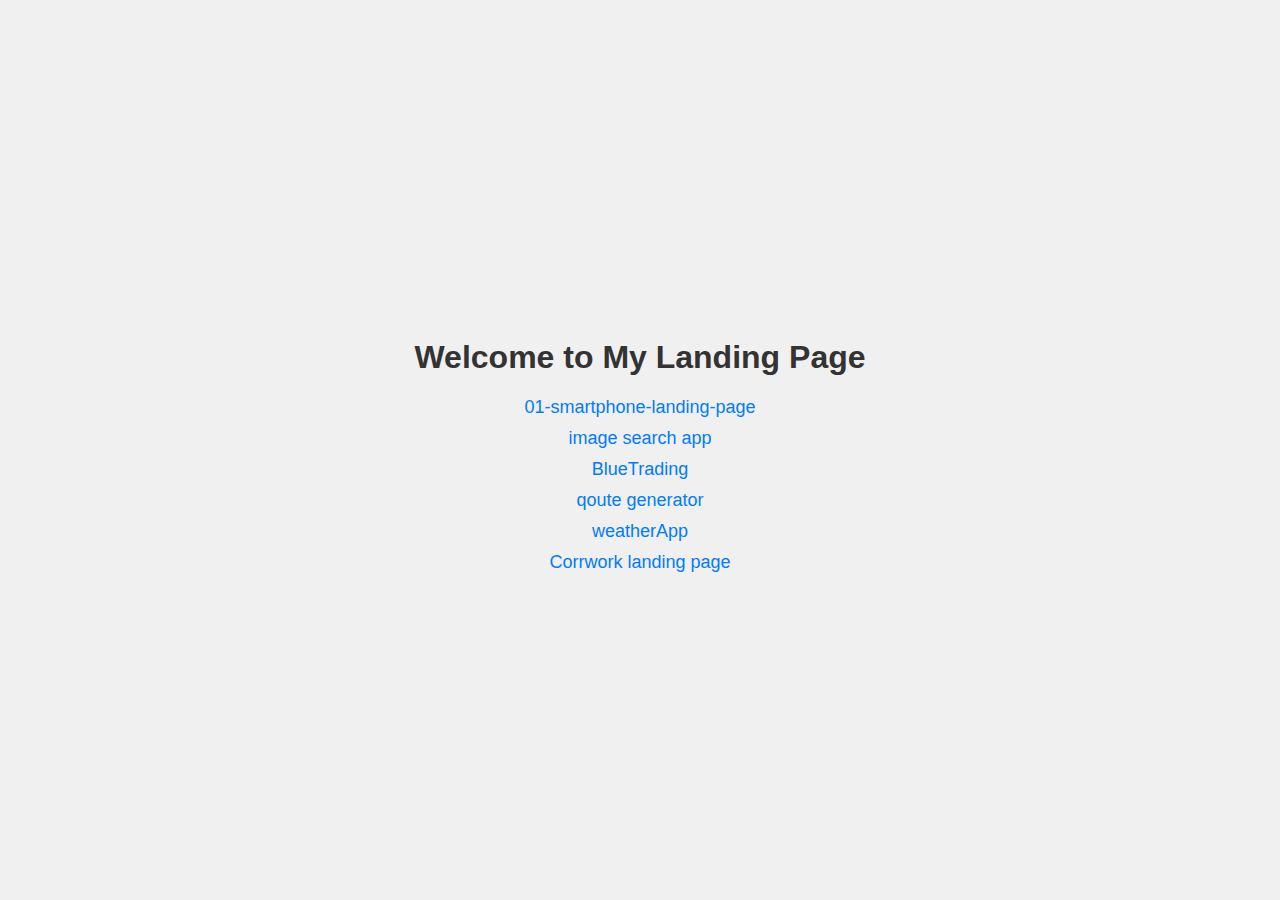
<file: index.html>
<!DOCTYPE html>
<html lang="en">
<head>
  <meta charset="UTF-8">
  <meta name="viewport" content="width=device-width, initial-scale=1.0">
  <title>My Landing Page</title>
  <style>
    body {
      font-family: Arial, sans-serif;
      background-color: #f0f0f0;
      margin: 0;
      padding: 0;
      display: flex;
      justify-content: center;
      align-items: center;
      min-height: 100vh;
    }
    .container {
      text-align: center;
    }
    h1 {
      color: #333;
    }
    .links {
      margin-top: 20px;
    }
    .links a {
      display: block;
      margin-bottom: 10px;
      font-size: 18px;
      text-decoration: none;
      color: #007bff;
    }
  </style>
</head>
<body>
  <div class="container">
    <h1>Welcome to My Landing Page</h1>
    <div class="links">
      <a href="./01-smartphone-landing-page/" target="_blank">01-smartphone-landing-page</a>
      <a href="./image search app/" target="_blank">image search app</a>
      <a href="./BlueTrading/" target="_blank">BlueTrading</a>
      <a href="./quote/" target="_blank">qoute generator</a>
      <a href="./weatherApp/" target="_blank">weatherApp</a>
      <a href="./Corkwork company" target="_blank">Corrwork landing page</a>
    </div>
  </div>
</body>
</html>
</file>
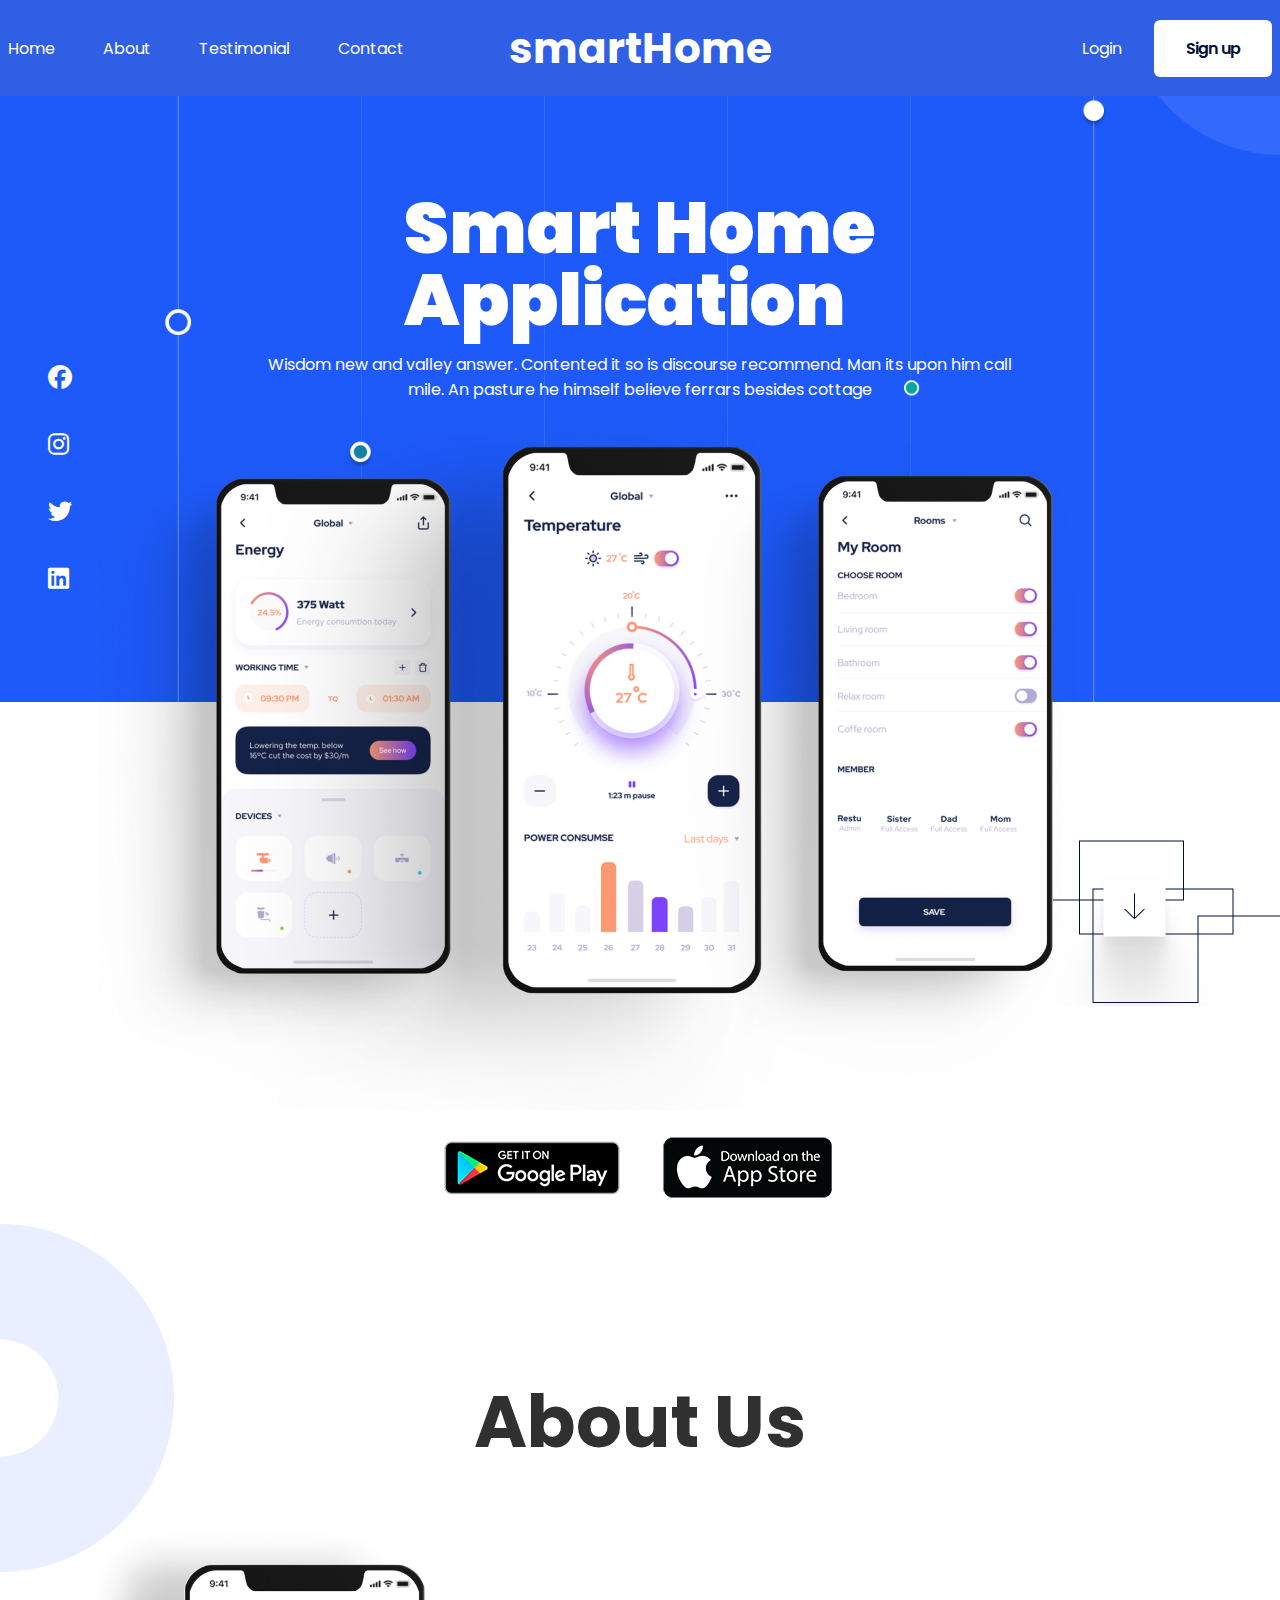
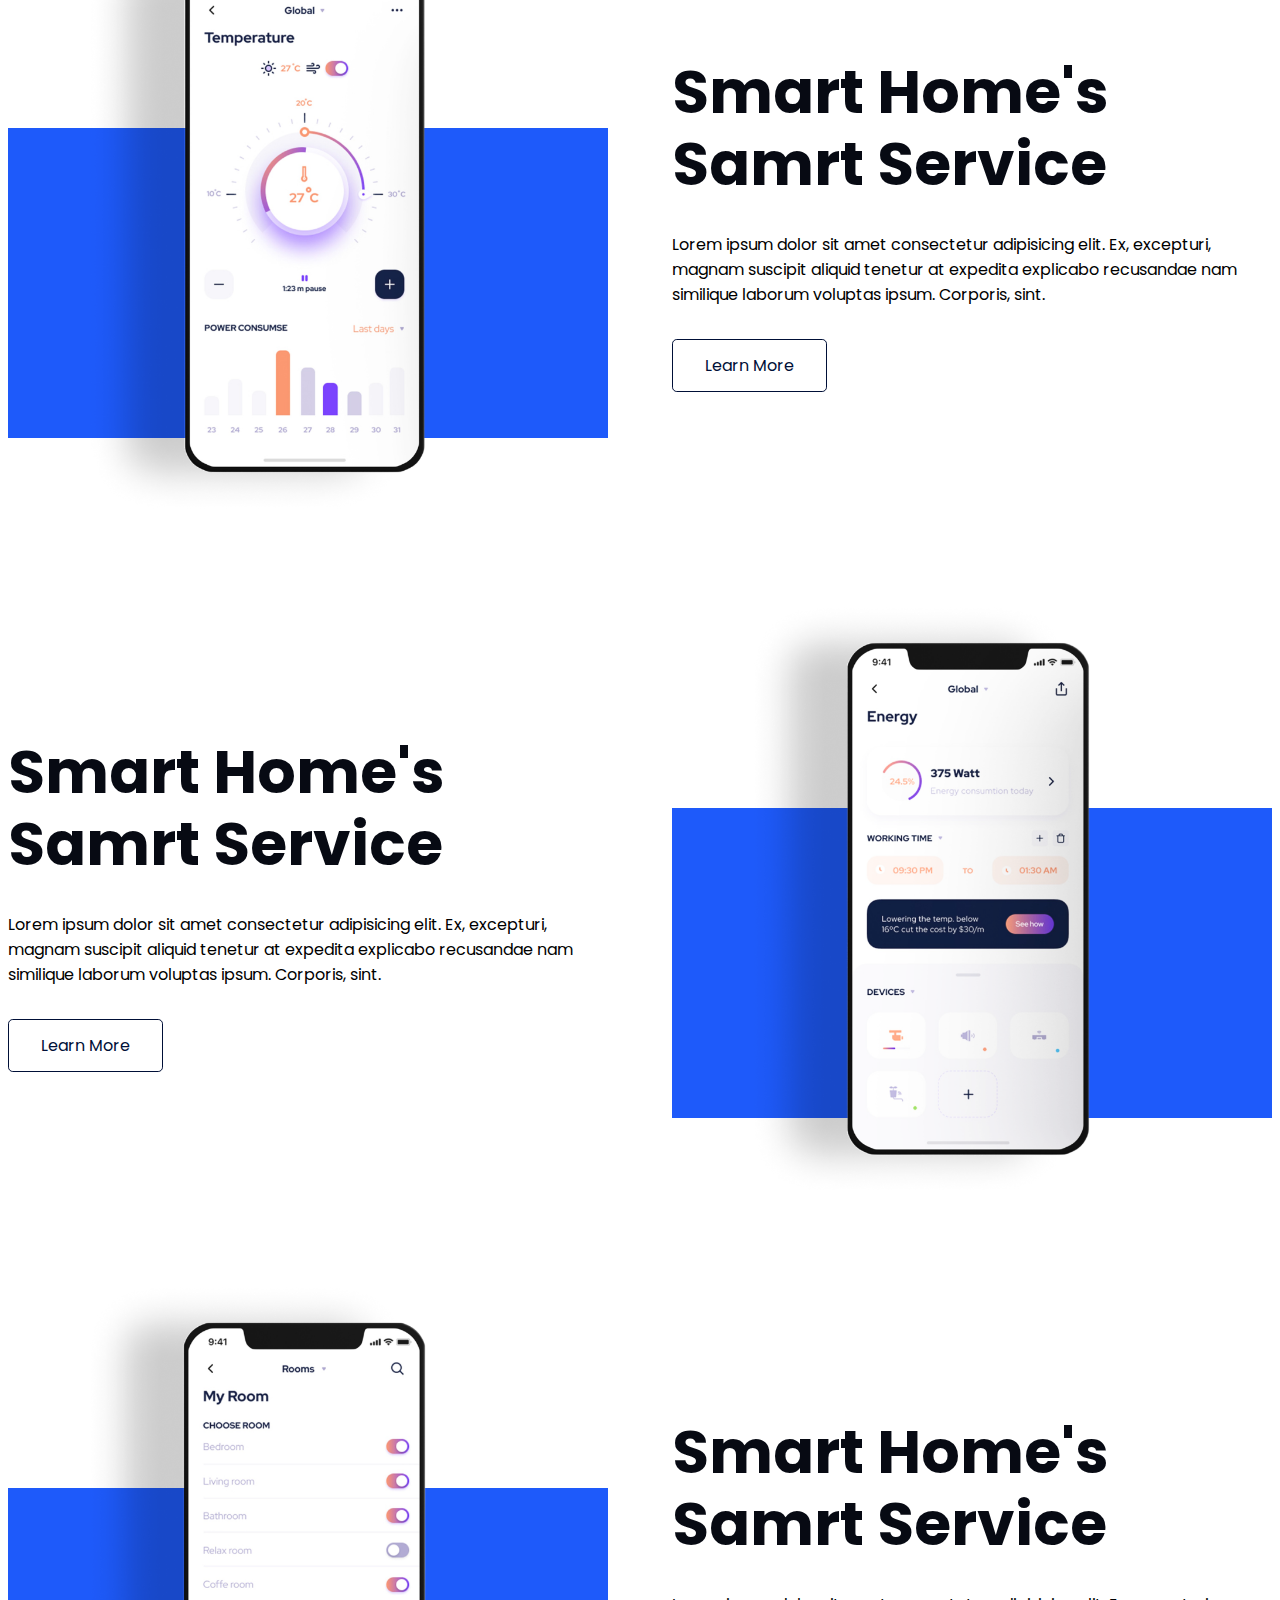
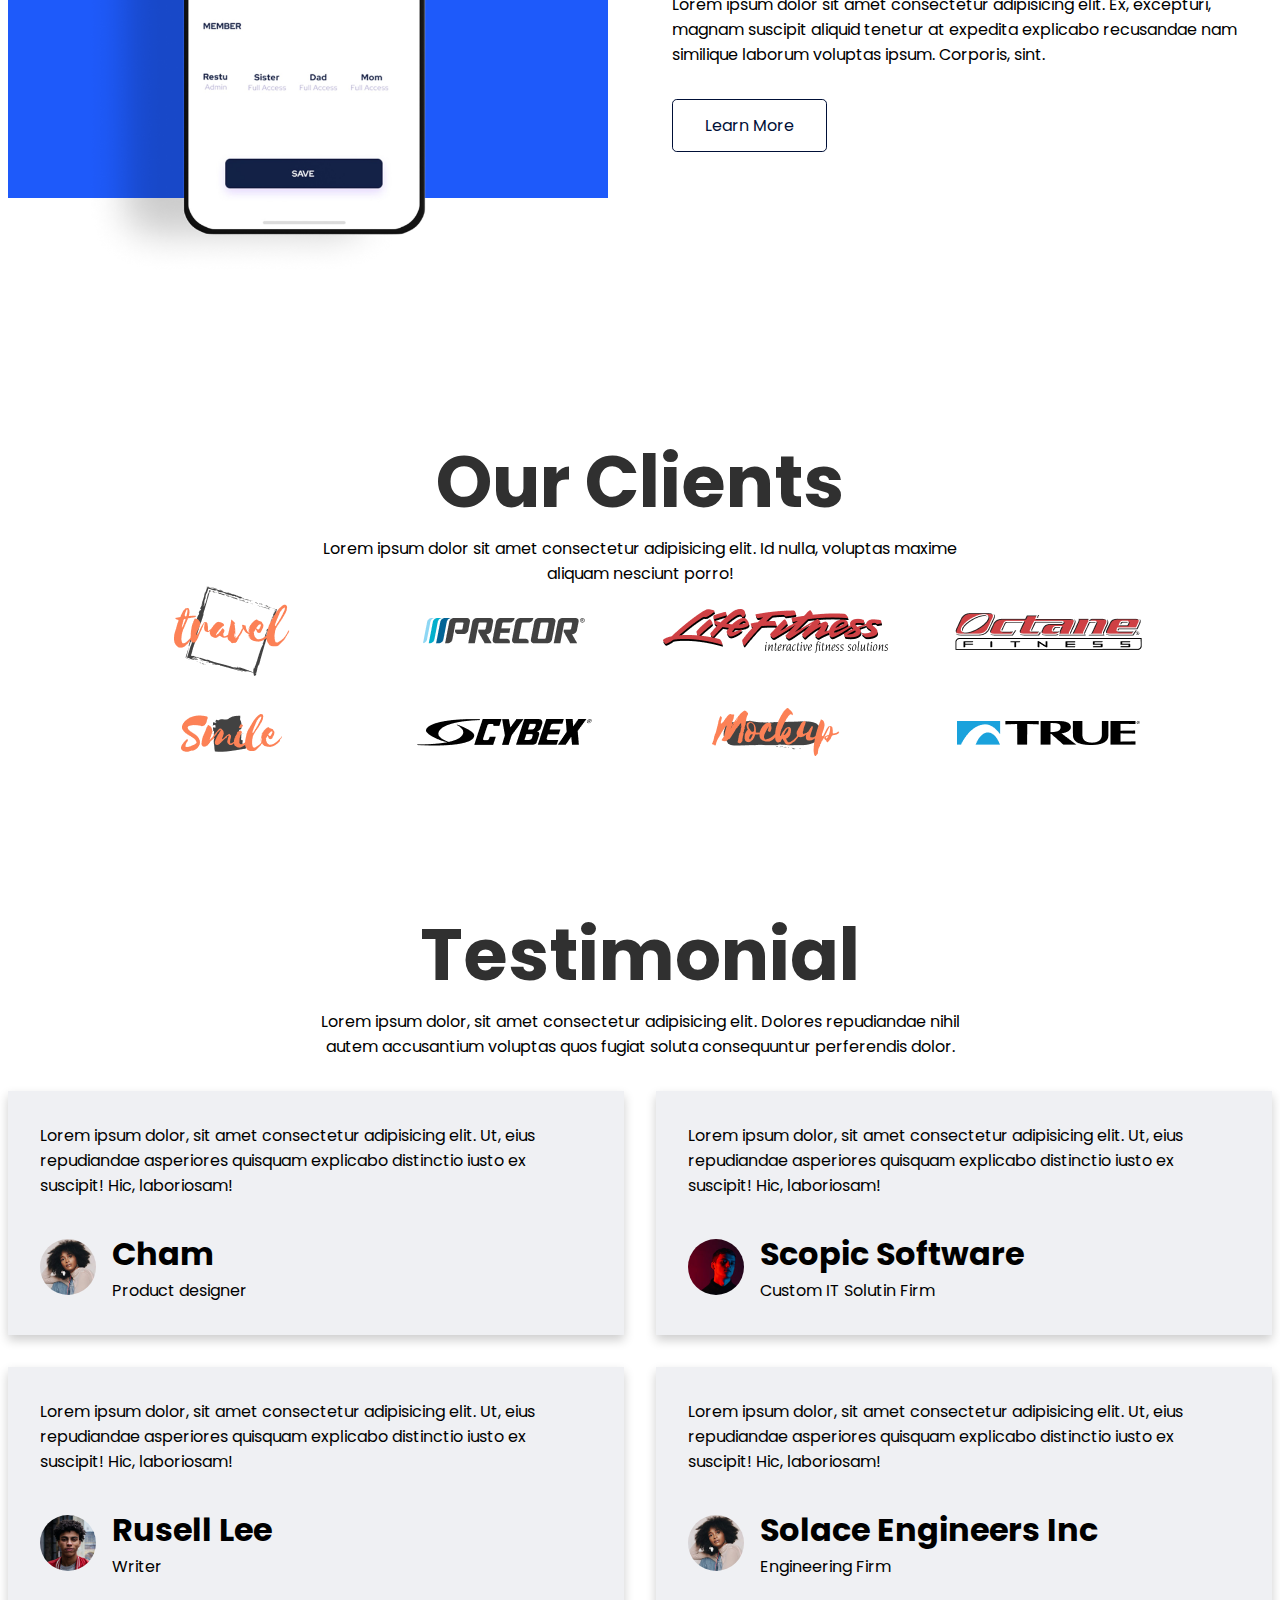
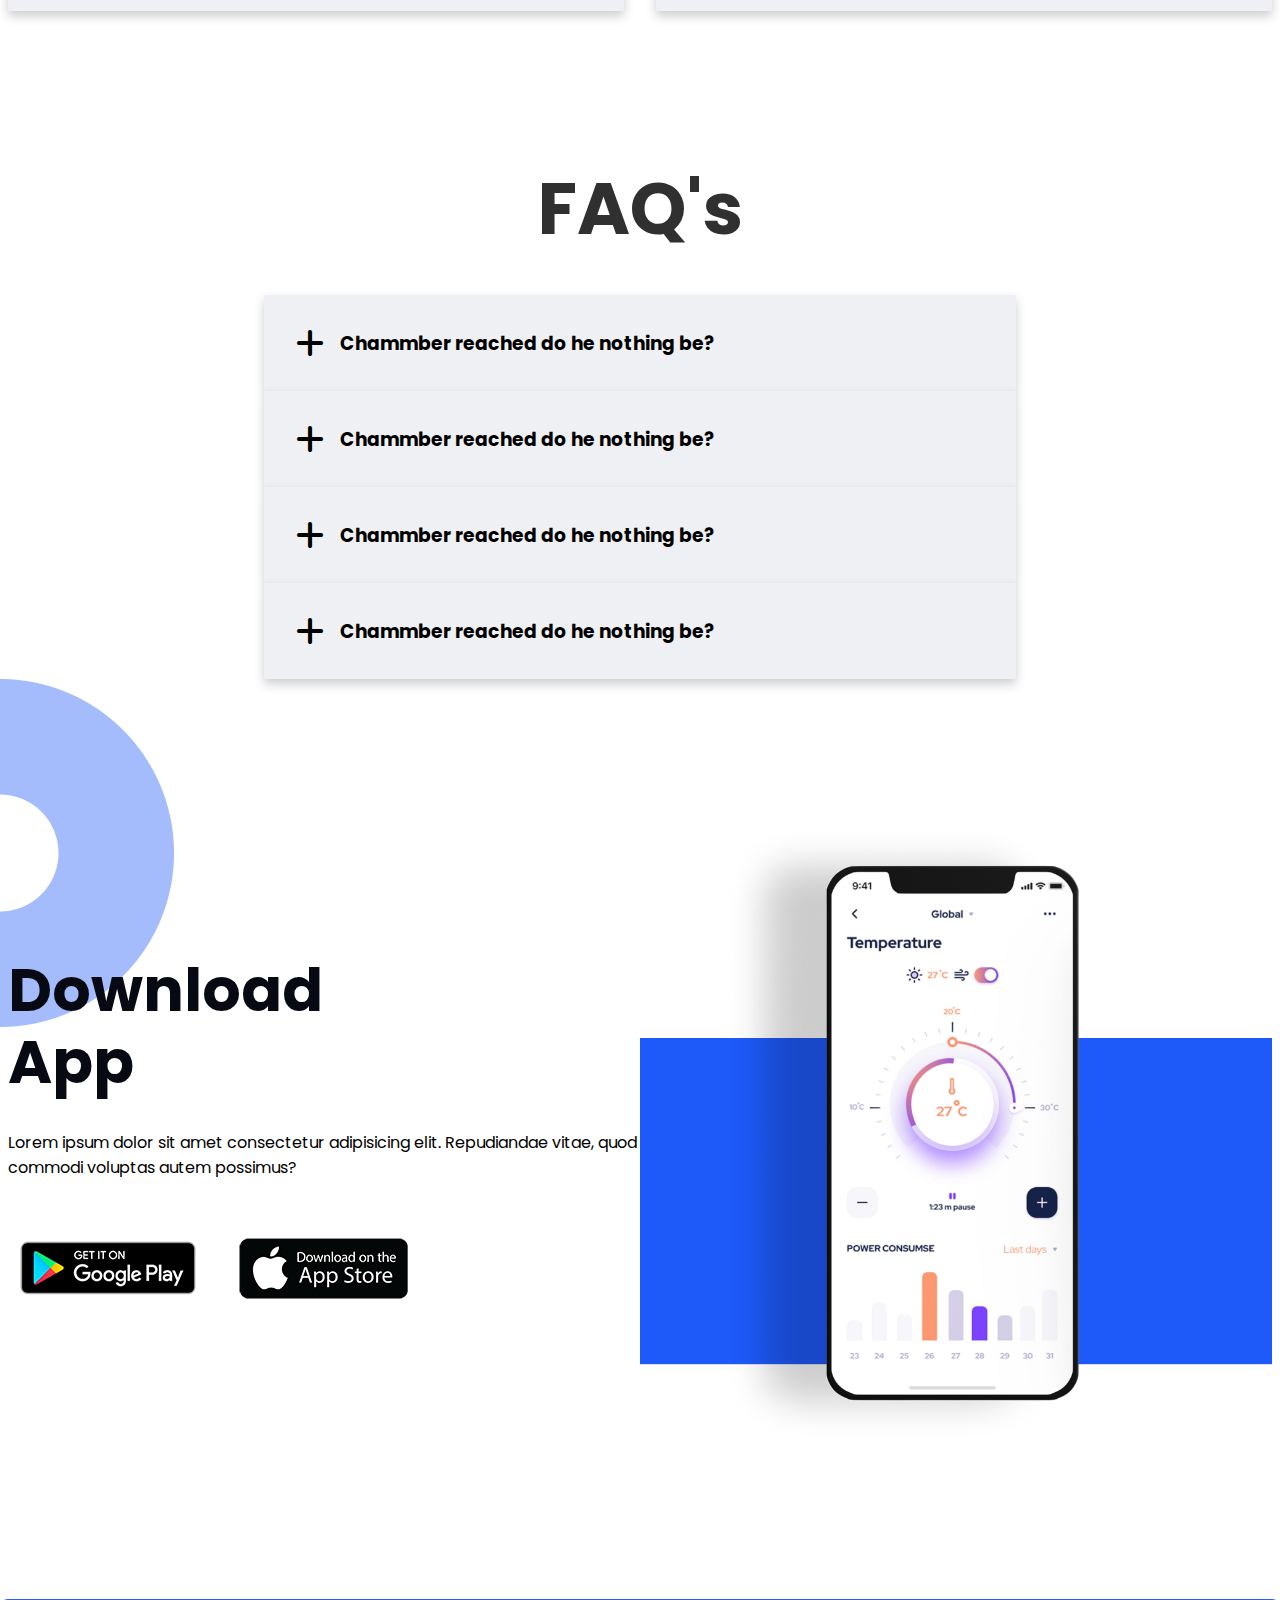
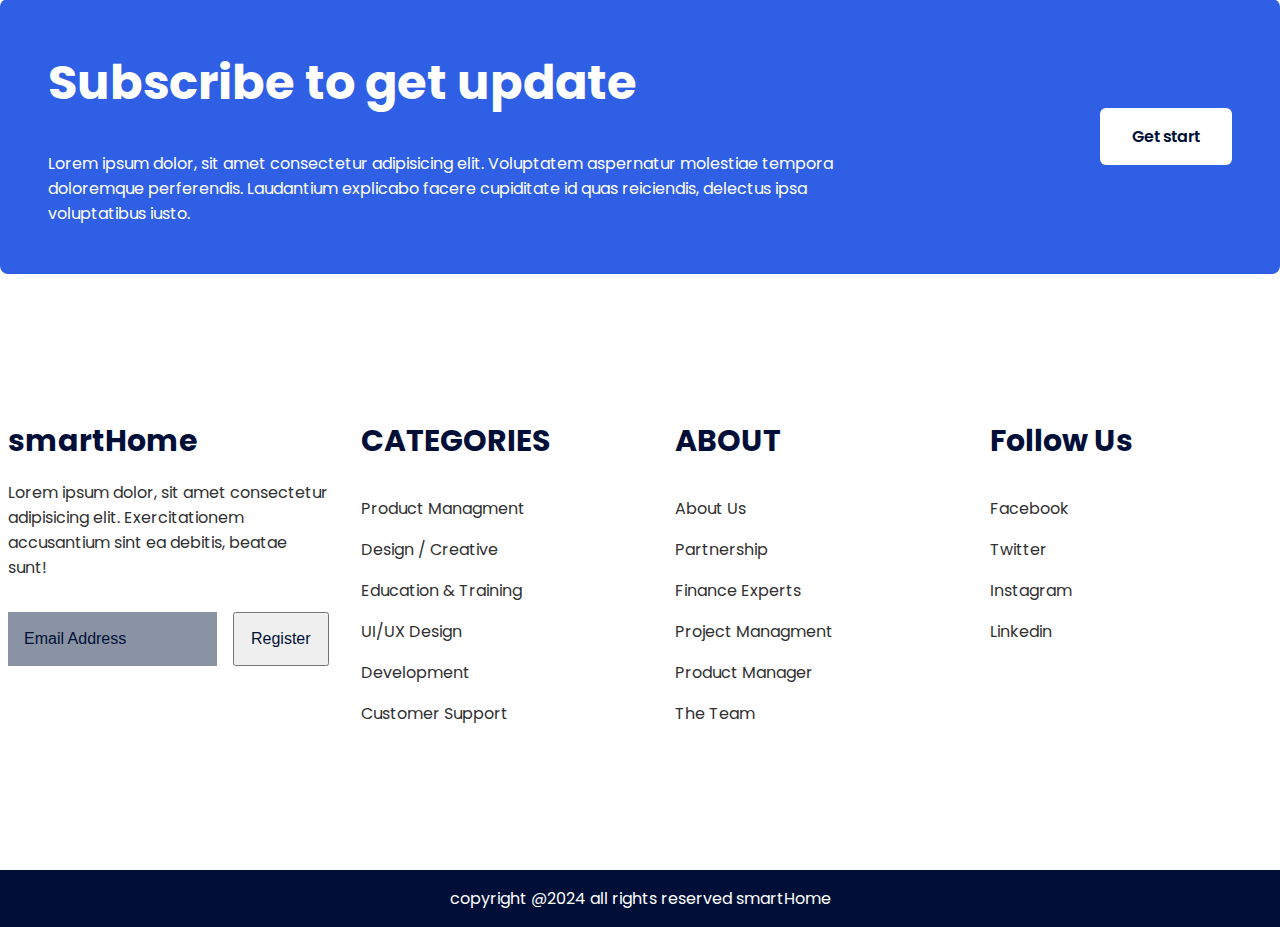
<file: 01-smartphone-landing-page/index.html>
<!DOCTYPE html>
<html lang="en">
<head>
    <meta charset="UTF-8">
    <meta name="viewport" content="width=device-width, initial-scale=1.0">
    <link rel="stylesheet" href="style.css">
    <link rel="stylesheet" href="fonts-6/css/all.css">
    <title>smartphone-landing-page</title>
    <link rel="preconnect" href="https://fonts.googleapis.com">
    <link rel="preconnect" href="https://fonts.gstatic.com" crossorigin>
    <link href="https://fonts.googleapis.com/css2?family=Poppins:ital,wght@0,100;0,200;0,300;0,400;0,500;0,600;0,700;0,800;0,900;1,100;1,200;1,300;1,400;1,500;1,600;1,700;1,800;1,900&display=swap" rel="stylesheet">
</head>
<body>
    <nav class="navbar">
        <div class="container nav_container">
            <ul class="nav__menu">
                <li><a class="nav__links" href="index.html">Home</a></li>
                <li><a class="nav__links" href="#section">About</a></li>
                <li><a class="nav__links" href="#testimonial">Testimonial</a></li>
                <li><a class="nav__links" href="#contact">Contact</a></li>
            </ul>
            <a class="logo" href="index.html"><h3>smartHome</h3></a>
    
            <div class="nav__btns">
                <a class="nav__links" href="#">Login</a>
                <a class="btn" href="#">Sign up</a>
            </div>
            <div class="mobile__nav_bar">
                <i class="fa fa-bars mobile_menu_icon mobile_menu_open"></i>
                <i class="fa fa-close mobile_menu_icon mobile_menu_close"></i>
            </div>

            <!-- mobile menu -->
            <div class="mobile__menu">
                <ul class="nav__menu_mobile">
                    <li><a class="nav__links nav__links_mobile" href="index.html">Home</a></li>
                    <li><a class="nav__links nav__links_mobile" href="#section">About</a></li>
                    <li><a class="nav__links nav__links_mobile" href="#testimonial">Testimonial</a></li>
                    <li><a class="nav__links nav__links_mobile" href="#contact">Contact</a></li>
                    <li><a class="nav__links nav__links_mobile" href="#contact">Login</a></li>
                    <li><a class="nav__links nav__links_mobile" href="#contact">Sign Up</a></li>
                </ul>

                <div class="mobile_menu_social">
                    <a href=""><i class="fa-brands fa-facebook"></i></a>
                    <a href=""><i class="fa-brands fa-instagram"></i></a>
                    <a href=""><i class="fa-brands fa-twitter"></i></a>
                    <a href=""><i class="fa-brands fa-linkedin"></i></a>
                </div>
            </div>
        </div>
    </nav>


    <header class="header">
        <div class="container header__container">
            
            <h1 class="hero__title">Smart Home<br> Application</h1>
            <p class="hero__paragragh">Wisdom new and valley answer. Contented it so is discourse recommend. Man its upon him call mile. An pasture he himself believe ferrars besides cottage</p>

            <div class="hero__img_wrapper">
                <img class="hero__img" src="images/hero.png" alt="">
            </div>

            <div class="cta">
                <a href="">
                    <img src="images/google-play-1 copy.png" alt="">
                </a>
                <a href="">
                    <img src="images/apple-btn-cta.png" alt="">
                </a>
                <!-- <a class="cta__link" href="">
                    <div class="cta__logo">
                        <img src="images/Apple-logo.png">
                    </div>
                    <span>
                        <small class="cta__lead">Download on the</small>
                        <h3 class="cta__head">App Store</h3>
                    </span>
                </a>
                <a class="cta__link" href="">
                    <div class="cta__logo">
                        <img src="images/google playstore.png">
                    </div>
                    <span>
                        <small class="cta__lead">GET IT ON</small>
                        <h3 class="cta__head">PlayStore</h3>
                    </span>
                </a> -->
            </div>
           
           <div class="header__social">
            <a href=""><i class="fa-brands fa-facebook"></i></a>
            <a href=""><i class="fa-brands fa-instagram"></i></a>
            <a href=""><i class="fa-brands fa-twitter"></i></a>
            <a href=""><i class="fa-brands fa-linkedin"></i></a>
           </div>
        </div>

        <div class="header__decorator1"><img src="images/header-decorator1.png" alt=""></div>

        <div class="header__decorator2"><img src="images/header-decorator-2.png" alt=""></div>
    </header>
    <!-- end of header -->

    <section class="section about__section" id="section">
        <h1 class="section__head about__head">About Us</h1>
        <div class="container about__container">
            <article class="about__article">
                <div class="image__wrapper"><img src="images/about1.png" alt="about1"></div>
                <div class="about__content">
                    <h2 class="about__lead">Smart Home's Samrt Service</h2>
                    <p class="about__paragragh">Lorem ipsum dolor sit amet consectetur adipisicing elit. Ex, excepturi, magnam suscipit aliquid tenetur at expedita explicabo recusandae nam similique laborum voluptas ipsum. Corporis, sint.</p>
                    <a class="learn__more-btn" href="#">Learn More</a>
                </div>
            </article>

            <article class="about__article">
                <div class="about__content">
                    <h2 class="about__lead">Smart Home's Samrt Service</h2>
                    <p class="about__paragragh">Lorem ipsum dolor sit amet consectetur adipisicing elit. Ex, excepturi, magnam suscipit aliquid tenetur at expedita explicabo recusandae nam similique laborum voluptas ipsum. Corporis, sint.</p>
                    <a class="learn__more-btn" href="#">Learn More</a>
                </div>
                <div class="image__wrapper"><img src="images/about2.png" alt="about2"></div>
            </article>

            <article class="about__article">
                <div class="image__wrapper"><img src="images/about3.png" alt="about3"></div>
                <div class="about__content">
                    <h2 class="about__lead">Smart Home's Samrt Service</h2>
                    <p class="about__paragragh">Lorem ipsum dolor sit amet consectetur adipisicing elit. Ex, excepturi, magnam suscipit aliquid tenetur at expedita explicabo recusandae nam similique laborum voluptas ipsum. Corporis, sint.</p>
                    <a class="learn__more-btn" href="#">Learn More</a>
                </div>
            </article>
        </div>
    </section>

    <section class="section client__section">
        <h1 class="section__head">Our Clients</h1>
        <p class="section__paragraph">Lorem ipsum dolor sit amet consectetur adipisicing elit. Id nulla, voluptas maxime aliquam nesciunt porro!</p>
        <div class="container clients__container">
            <article class="client__img">
                <div class="client__img-wrapper"><img src="images/client1.png" alt="client1"></div>
                <div class="client__img-wrapper"><img src="images/client2.png" alt="client1"></div>
                <div class="client__img-wrapper"><img src="images/client3.png" alt="client1"></div>
                <div class="client__img-wrapper"><img src="images/client4.png" alt="client1"></div>
                <div class="client__img-wrapper"><img src="images/client5.png" alt="client1"></div>
                <div class="client__img-wrapper"><img src="images/client6.png" alt="client1"></div>
                <div class="client__img-wrapper"><img src="images/client7.png" alt="client1"></div>
                <div class="client__img-wrapper"><img src="images/client8.png" alt="client1"></div>
            </article>
        </div>
    </section>

    <section class="section testimonial__section" id="testimonial">
        <h1 class="section__head">Testimonial</h1>
        <p class="section__paragraph">Lorem ipsum dolor, sit amet consectetur adipisicing elit. Dolores repudiandae nihil autem accusantium voluptas quos fugiat soluta consequuntur perferendis dolor.</p>
        <div class="container testimonial__container">
            <article class="testimonial__card">
                <p class="testimonial__card-paragraph">Lorem ipsum dolor, sit amet consectetur adipisicing elit. Ut, eius repudiandae asperiores quisquam explicabo distinctio iusto ex suscipit! Hic, laboriosam!</p>
                <div class="testimonial__profile">
                    <img class="testimonial__img" src="images/avatar1.jpg" alt="avatar1">
                    <div class="testimonial__profile_name">
                        <h1 class="testimonial__profile_head">Cham</h1>
                        <p class="testimonial__profile_paragraph">Product designer</p>
                    </div>
                </div>
            </article>

            <article class="testimonial__card">
                <p class="testimonial__card-paragraph">Lorem ipsum dolor, sit amet consectetur adipisicing elit. Ut, eius repudiandae asperiores quisquam explicabo distinctio iusto ex suscipit! Hic, laboriosam!</p>
                <div class="testimonial__profile">
                    <img class="testimonial__img" src="images/avatar2.jpg" alt="avatar2">
                    <div class="testimonial__profile_name">
                        <h1 class="testimonial__profile_head">Scopic Software</h1>
                        <p class="testimonial__profile_paragraph">Custom IT Solutin Firm</p>
                    </div>
                </div>
            </article>

            <article class="testimonial__card">
                <p class="testimonial__card-paragraph">Lorem ipsum dolor, sit amet consectetur adipisicing elit. Ut, eius repudiandae asperiores quisquam explicabo distinctio iusto ex suscipit! Hic, laboriosam!</p>
                <div class="testimonial__profile">
                    <img class="testimonial__img" src="images/avatar3.jpg" alt="avatar3">
                    <div class="testimonial__profile_name">
                        <h1 class="testimonial__profile_head">Rusell Lee</h1>
                        <p class="testimonial__profile_paragraph">Writer</p>
                    </div>
                </div>
            </article>

            <article class="testimonial__card">
                <p class="testimonial__card-paragraph">Lorem ipsum dolor, sit amet consectetur adipisicing elit. Ut, eius repudiandae asperiores quisquam explicabo distinctio iusto ex suscipit! Hic, laboriosam!</p>
                <div class="testimonial__profile">
                    <img class="testimonial__img" src="images/avatar1.jpg" alt="avatar1">
                    <div class="testimonial__profile_name">
                        <h1 class="testimonial__profile_head">Solace Engineers Inc</h1>
                        <p class="testimonial__profile_paragraph">Engineering Firm</p>
                    </div>
                </div>
            </article>
        </div>
    </section>

    <section class="section fq__section" id="faq">
        <h1 class="section__head">FAQ's</h1>
        <div class="container fq__container">
            <article class="fq__content">
                <div class="fq__open fq__box_1">
                    <i class="fa fa-plus fq__btn_open"></i>
                    <h3 class="fq__head">Chammber reached do he nothing be?</h3>
                </div>

                <div class="fq__text" id="accordinText">
                    <div class="fq_close fq__box_2">
                        <i class="fa fa-minus fq__btn_close"></i>
                        <h4 class="fq__sub_head">Stuff sight equal of my woody?</h4>
                    </div>
                    <p class="fq__paragragh">Lorem ipsum dolor, sit amet consectetur adipisicing elit. Aliquam corporis doloribus minus corrupti impedit suscipit vitae id molestias cumque illum. At doloremque libero sed impedit.</p>
                </div>
            </article>

            <article class="fq__content">
                <div class="fq__open fq__box_1" id="accordinOpen">
                    <i class="fa fa-plus fq__btn_open"></i>
                    <h3 class="fq__head">Chammber reached do he nothing be?</h3>
                </div>

                <div class="fq__text" id="accordinText">
                    <div class="fq_close fq__box_2">
                        <i class="fa fa-minus fq__btn_close"></i>
                        <h4 class="fq__sub_head">Stuff sight equal of my woody?</h4>
                    </div>
                    <p class="fq__paragragh">Lorem ipsum dolor, sit amet consectetur adipisicing elit. Aliquam corporis doloribus minus corrupti impedit suscipit vitae id molestias cumque illum. At doloremque libero sed impedit.</p>
                </div>
            </article>

            <article class="fq__content">
                <div class="fq__open fq__box_1" id="accordinOpen">
                    <i class="fa fa-plus fq__btn_open"></i>
                    <h3 class="fq__head">Chammber reached do he nothing be?</h3>
                </div>

                <div class="fq__text" id="accordinText">
                    <div class="fq_close fq__box_2">
                        <i class="fa fa-minus fq__btn_close"></i>
                        <h4 class="fq__sub_head">Stuff sight equal of my woody?</h4>
                    </div>
                    <p class="fq__paragragh">Lorem ipsum dolor, sit amet consectetur adipisicing elit. Aliquam corporis doloribus minus corrupti impedit suscipit vitae id molestias cumque illum. At doloremque libero sed impedit.</p>
                </div>
            </article>

            <article class="fq__content">
                <div class="fq__open fq__box_1" id="accordinOpen">
                    <i class="fa fa-plus fq__btn_open"></i>
                    <h3 class="fq__head">Chammber reached do he nothing be?</h3>
                </div>

                <div class="fq__text" id="accordinText">
                    <div class="fq_close fq__box_2">
                        <i class="fa fa-minus fq__btn_close"></i>
                        <h4 class="fq__sub_head">Stuff sight equal of my woody?</h4>
                    </div>
                    <p class="fq__paragragh">Lorem ipsum dolor, sit amet consectetur adipisicing elit. Aliquam corporis doloribus minus corrupti impedit suscipit vitae id molestias cumque illum. At doloremque libero sed impedit.</p>
                </div>
            </article>
        </div>

        <div class="faq__decorator"><img class="faq__decorator_image" src="images/testimonials-decorator.png" alt=""></div>
    </section>

    <section class="section download__section">
        <div class="container download__container">
            <article class="download__article">
                <div class="about__content download__content">
                    <h2 class="about__lead">Download<br> App</h2>
                    <p class="about__paragragh">Lorem ipsum dolor sit amet consectetur adipisicing elit. Repudiandae vitae, quod commodi voluptas autem possimus?</p>

                    <div class="cta download__cta">
                        <a href="">
                            <img src="images/google-play-1 copy.png" alt="">
                        </a>
                        <a href="">
                            <img src="images/apple-btn-cta.png" alt="">
                        </a>
                        <!-- <a class="cta__link cta__link__download" href="">
                            <div class="cta__logo">
                                <img src="images/Apple-logo.png">
                            </div>
                            <span>
                                <small class="cta__lead">Download on the</small>
                                <h3 class="cta__head">App Store</h3>
                            </span>
                        </a>
                        <a class="cta__link cta__link__download" href="">
                            <div class="cta__logo">
                                <img src="images/google playstore.png">
                            </div>
                            <span>
                                <small class="cta__lead">GET IT ON</small>
                                <h3 class="cta__head">PlayStore</h3>
                            </span>
                        </a> -->
                    </div>
                </div>
                <div class="image__wrapper"><img src="images/about1.png" alt="app"></div>
            </article>
        </div>
    </section>

    <section class="section subscribe__section" id="contact">
        <div class="container subscribe__container">
            <article class="subscribe__content">
                <div class="subscribe_wrapper">
                    <h1 class="subscibe__head">Subscribe to get update</h1>
                    <p class="subscibe__paragragh">Lorem ipsum dolor, sit amet consectetur adipisicing elit. Voluptatem aspernatur molestiae tempora doloremque perferendis. Laudantium explicabo facere cupiditate id quas reiciendis, delectus ipsa voluptatibus iusto.</p>
                </div>
                <a class="btn sub__link" href="#">Get start</a>
            </article>
        </div>
    </section>

    <footer class="section footer__section">
        <div class="container footer__container">
            <div class="footer__logo_menu">
                <h2 class="footer__logo">smartHome</h2>
                <p class="footer__paragragh">Lorem ipsum dolor, sit amet consectetur adipisicing elit. Exercitationem accusantium sint ea debitis, beatae sunt!</p>
                <div class="footer__subscribe">
                    <input class="footer__input" type="text" placeholder="Email Address">
                    <input class="footer_btn" type="button" value="Register">
                </div>
            </div>

            <div class="footer__categories">
                <h2 class="footer_categories_head">CATEGORIES</h2>
                <ul class="footer_list">
                    <li><a class="footer_list_items" href="#">Product Managment</a></li>
                    <li><a class="footer_list_items" href="#">Design / Creative</a></li>
                    <li><a class="footer_list_items" href="#">Education & Training</a></li>
                    <li><a class="footer_list_items" href="#">UI/UX Design</a></li>
                    <li><a class="footer_list_items" href="#">Development</a></li>
                    <li><a class="footer_list_items" href="#">Customer Support</a></li>
                </ul>
            </div>

            <div class="footer__about">
                <h2 class="footer_categories_head">ABOUT</h2>
                <ul class="footer_list">
                    <li><a class="footer_list_items" href="#">About Us</a></li>
                    <li><a class="footer_list_items" href="#">Partnership</a></li>
                    <li><a class="footer_list_items" href="#">Finance Experts</a></li>
                    <li><a class="footer_list_items" href="#">Project Managment</a></li>
                    <li><a class="footer_list_items" href="#">Product Manager</a></li>
                    <li><a class="footer_list_items" href="#">The Team</a></li>
                </ul>
            </div>

            <div class="footer__social">
                <h2 class="footer_categories_head">Follow Us</h2>
                <ul class="footer_list">
                    <li><a class="footer_list_items" href="#">Facebook</a></li>
                    <li><a class="footer_list_items" href="#">Twitter</a></li>
                    <li><a class="footer_list_items" href="#">Instagram</a></li>
                    <li><a class="footer_list_items" href="#">Linkedin</a></li>
                </ul>
            </div>
        </div>
    </footer>

    <div class="section copyright">
        <div class="container copyright__container">
            <p class="copyright__paragragh">copyright @2024 all rights reserved smartHome</p>
        </div>
    </div>

    <script src="main.js"></script>
</body>
</html>
</file>
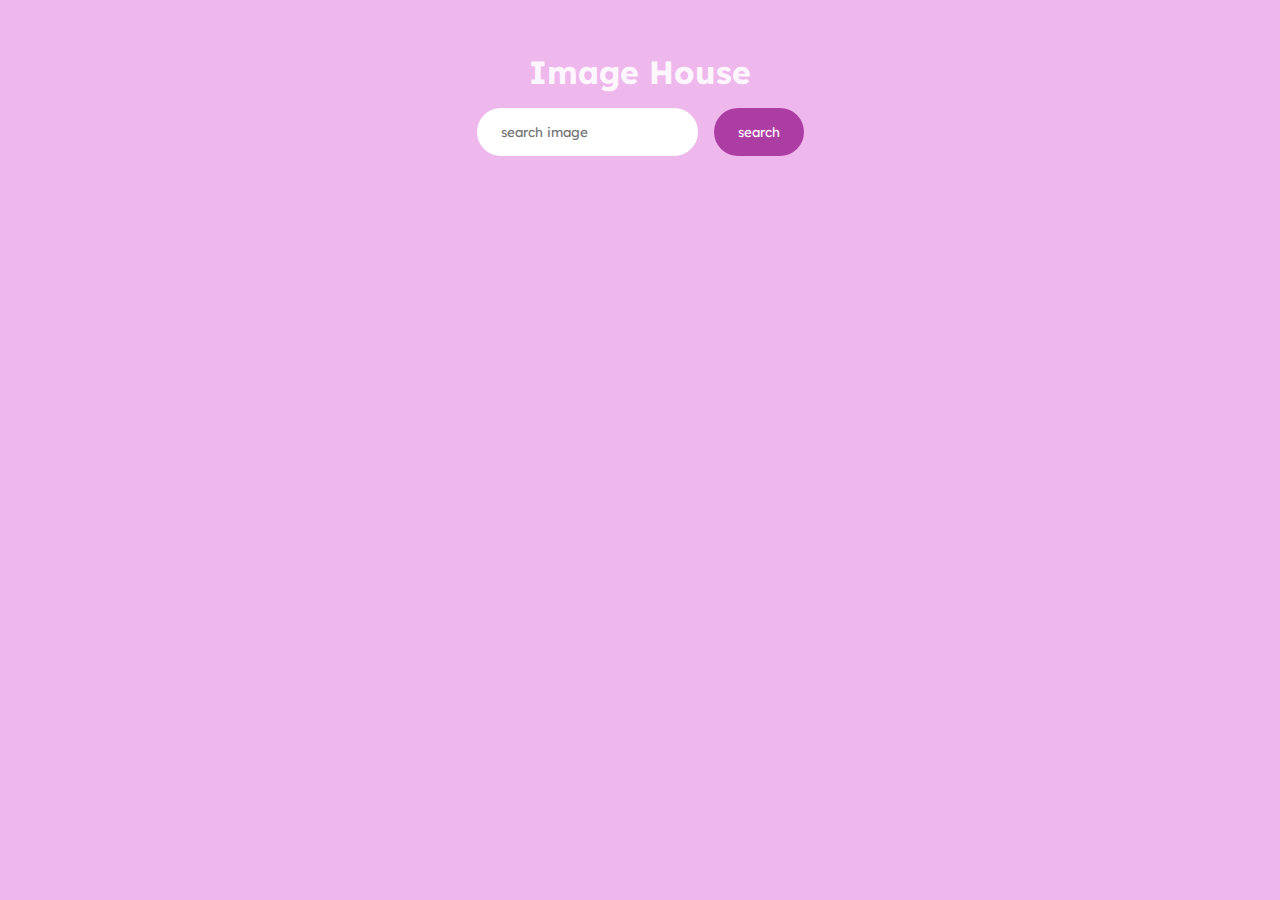
<file: image search app/index.html>
<!DOCTYPE html>
<html lang="en">
<head>
    <meta charset="UTF-8">
    <meta name="viewport" content="width=device-width, initial-scale=1.0">
    <title>Image search App</title>
    <link rel="stylesheet" href="style.css">
</head>
<body>
    <main>
        <div class="container">
            <h1 class="app-head">Image House</h1>
            <div class="search-container">
                <input class="search-box" type="text" placeholder="search image">
                <button class="search-btn btn">search</button>
            </div>
            <div class="search-result images-container">
                
                <div class="img-wrapper">
                    <!-- <img src="images/gallery-1.png" alt=""> -->
                    <h3 class="img-title"></h3>
                </div>
                
            </div>

            <button class="show-more-btn btn">show more</button>
        </div>
    </main>

    <script src="main.js"></script> 
</body>
</html>
</file>
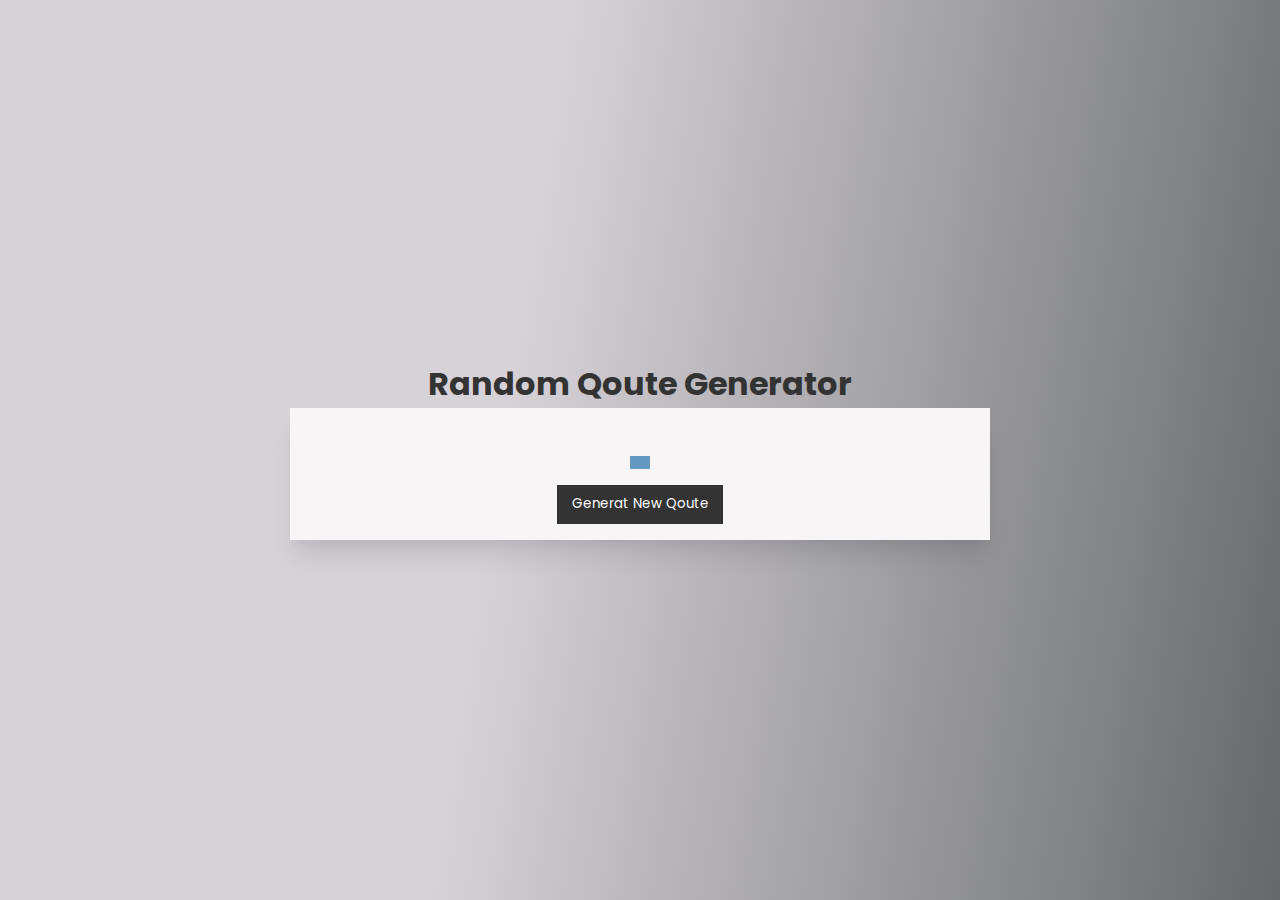
<file: quote/index.html>
<!DOCTYPE html>
<html lang="en">
<head>
    <meta charset="UTF-8">
    <meta name="viewport" content="width=device-width, initial-scale=1.0">
    <title>qoute app</title>
    <link rel="stylesheet" href="style.css">
</head>
<body>

  <h1>Random Qoute Generator</h1>
  <div class="qoute-container">
    <p class="qoute"></p>
    <h3 class="author"></h3>
    <div class="tag"></div>
    <button class="btn">Generat New Qoute</button>
  </div>

<script src="main.js"></script>
</body>
</html>
</file>
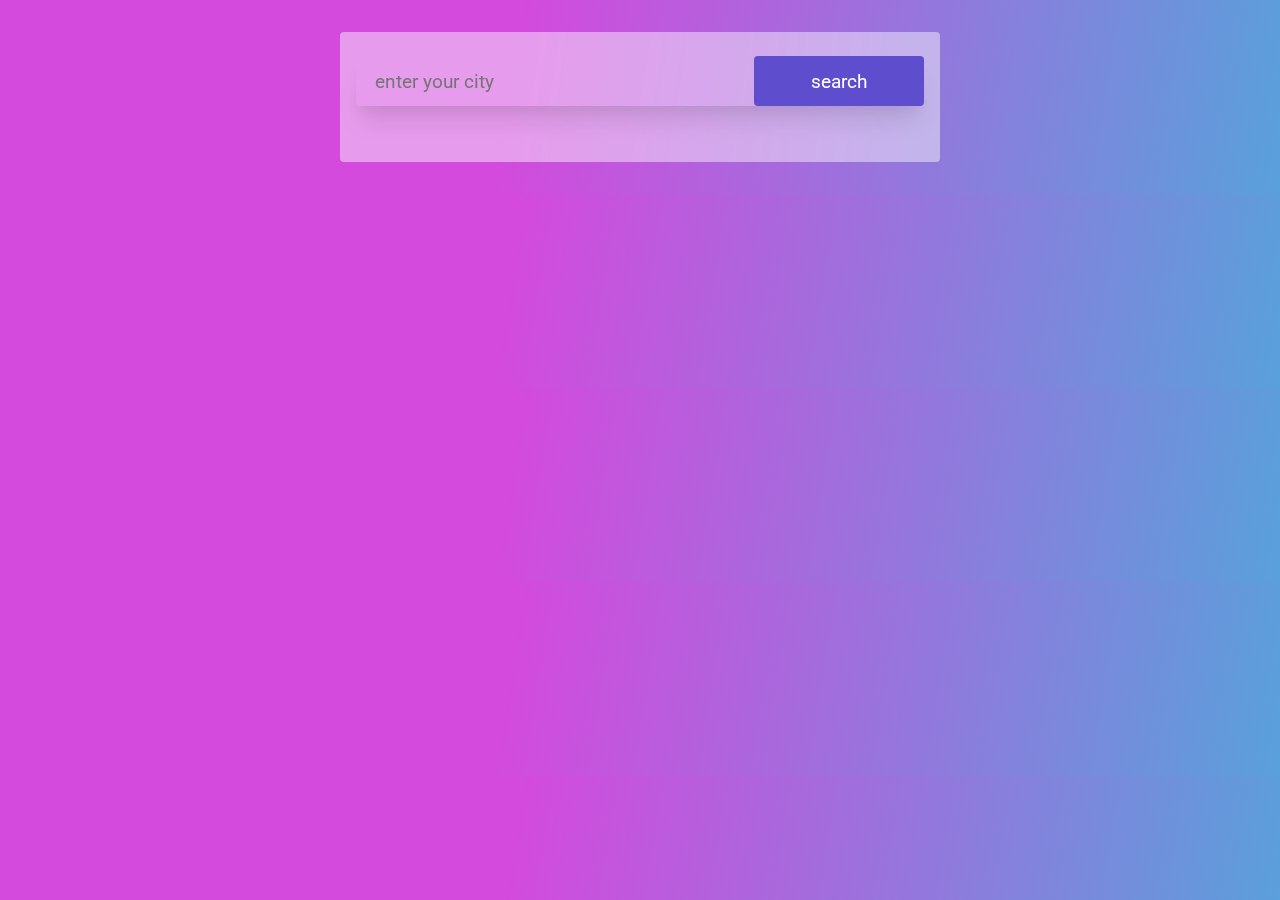
<file: weatherApp/index.html>
<!DOCTYPE html>
<html lang="en">
<head>
    <meta charset="UTF-8">
    <meta name="viewport" content="width=device-width, initial-scale=1.0">
    <title>Weather App</title>
    <link rel="stylesheet" href="style.css">
</head>
<body>
    <div class="container">
        <form class="form">
            <input type="text" class="input" placeholder="enter your city">
            <input class="button--submit" value="search" type="submit">
        </form>

        <div class="loader">
            <div></div>
            <div></div>
            <div></div>
            <div></div>
            <div></div>
            <div></div>
            <div></div>
        </div>

        <div class="weather-result">
            
            <!-- <div class="icon-wrapper">
                <div class="icon">
                    <img class="weather-img" src="sunny.png" alt="">
                </div>
                <div class="temp-wrapper">
                    <h1 class="temp"></h1>
                    <p class="desc"></p>
                </div>
            </div>

            <div class="temp-high-low">
                <p class="temp-high"></p>
                <p class="temp-low"></p>
            </div>

            <div class="city-info">
                <h2 class="city_name"></h2>
                <h3 class="country-code"></h3>
                <p class="local-time"></p>
                <p class="feels-like"></p>
            </div>

            <div class="details_wrapper">
                <div class="details">
                    <div class="icon-2">
                        <img src="humidity-svgrepo-com.svg" alt="">
                    </div>
                    <div>
                        <h2 class="details-head">Humidity</h2>
                        <p class="humidity details-paragragh"></p>
                    </div>
                </div>

                <div class="details">
                    <div class="icon-2">
                        <img src="cloud-wind-icon.svg" alt="">
                    </div>
                    <div>
                        <h2 class="details-head">Wind speed<h2>
                        <p class="wind details-paragragh"></p>
                    </div>
                </div>

                <div class="details">
                    <div class="icon-2">
                        <img src="steam-air-icon.svg" alt="">
                    </div>
                    <div>
                        <h2 class="details-head">Pressure</h2>
                        <p class="Pressure details-paragragh"></p>
                    </div>
                </div>
            </div> -->
        </div>    
    </div>
    <script src="main.js"></script>
</body>
</html>
</file>
<file: 01-smartphone-landing-page/style.css>
:root {
  --clr-dark: #070a13;
  --clr-light: #ffffff;
  --clr-dark-blue: #000f37;
  --clr-light-grayish: #8993a3;
  --clr-black-grayish: #303030;


  /* sizes */
  --size-xxs: 0.5rem;
  --size-xs: 0.75rem;
  --size-sm: 0.875rem;
  --size-base: 1rem;
  --size-lg: 1.125rem;
  --size-xl: 1.25rem;
  --size-2xl: 1.5rem;
  --size-3xl: 1.875rem;
  --size-4xl: 2.25rem;
  --size-5xl: 3rem;
  --size-6xl: 3.75rem;
  --size-7xl: 4.5rem;
  --size-8xl: 6rem;
  --size-9xl: 8rem;
  --size-10xl: 10rem;
}

*{
  margin: 0;
  padding: 0;
  box-sizing: border-box;
}

html{
  scroll-behavior: smooth;
}

body{
  font-family: "Poppins";
}

img,
picture,
video,
canvas,
svg {
  display: block;
  max-width: 100%;
  user-select: none;
}

a{
  text-decoration: none;
  display: inline-block;
}

span{
  display: inline-block;
}

li{
  list-style: none;
}

/* utilis */
.btn{
  display: inline-block;
  font-weight: 600;
  text-decoration: none;
  letter-spacing: -0.05em;
  background-color: var(--clr-light);
  color: var(--clr-dark-blue);
  padding: 1em 2em;
  border-radius: 6px;
  transition: transform 0.3s, box-shadow 0.3s;
}
  
.btn:hover {
  transform: translateY(-3px);
}

.container{
  max-width: 1440px;
  margin-left: auto;
  margin-right: auto;
  padding-left: 0.5rem;
  padding-right: 0.5rem;
} 

.section{
  margin-top: 9rem;
}

.section__head{
  font-size: var(--size-7xl);
  color: var(--clr-black-grayish);
  text-align: center;
}

.section__paragraph{
  font-size: var(--size-base);
  text-align: center;
  width: 50%;
}

/* utilis end */

/* nav section begining */
.navbar{
  position: fixed;
  top: 0;
  left: 0;
  width: 100%;
  height: 6rem;
  background-color: #2f5fe4;
  z-index: 2;
}

.nav_container{
  display: flex;
  justify-content: space-between;
  align-items: center;
  height: 100%;
}
  
.nav__menu{
  display: flex;
  gap: 3rem;
}
  
.nav__links{
  color: var(--clr-light);
  font-size: var(--size-base);
}
  
.logo{
  color: var(--clr-light);
  font-size: var(--size-4xl);
  position: absolute;
  top: 50%;
  left: 50%;
  transform: translate(-50%, -50%);
}

.nav__btns{
  display: flex;
  align-items: center;
  gap: 2rem;
}

.mobile__nav_bar{
  display: none;
}

.mobile__menu{
  display: none;
}

.mobile_menu_close{
  display: none;
}
  /* nav section ending */
 
/* hero */
.header__container{
 background: url(images/header\ bg.jpg) no-repeat top center/100vw;
 max-width: 100vw;
 display: flex;
 flex-direction: column;
 align-items: center;
}

.hero__title{
  color: var(--clr-light);
  font-weight: 900;
  font-size: var(--size-7xl);
  line-height: 1;
  padding-top: 12rem;
}

.hero__paragragh{
  margin-top: 1rem;
  color: var(--clr-light);
  font-size: var(--size-base);
  text-align: center;
  width: 60%;
}

/* .hero__img img{
  width: 90%;
  margin: 0 auto;
} */

.cta{
  display: grid;
  grid-template-columns: repeat(2,1fr);
  place-items: center;
  gap: 1rem;
}

.cta__link{
  display: flex;
  align-items: center;
  gap: 1rem;
  padding: 8px 25px;
  background: #000;
  border-radius: 0.5rem;
}

.cta__lead{
  color: #ffffff;
}

.cta__head{
  color: #ffffff;
}

.cta__logo{
  width: 2rem;
}

.header__social{
  display: flex;
  flex-direction: column;
  gap: 2rem;
  position: absolute;
  left: 3rem;
  top: 40%;
  font-size: 1.5rem;
}

.fa-brands{
  color: #ffffff;
}

.header__decorator1{
  position: absolute;
}

.header__decorator2{
  position: absolute;
  right: 0;
  margin-top: -24rem;
  z-index: -1;
}

/* hero ending */

/* about section */
.about__head{
  margin-bottom: 3rem;
}

.about__container{
  display: grid;
  gap: 5rem;
}

.about__article{
  display: grid;
  grid-template-columns: repeat(2,1fr);
  align-items: center;
  gap: 4rem;
}

.about__lead{
  font-size: var(--size-6xl);
  color: var(--clr-dark);
  line-height: 1.2;
  margin-bottom: 2rem;
}

.learn__more-btn{
  margin-top: 2rem;
  color: var(--clr-dark-blue);
  padding: 0.8rem 2rem;
  border: var(--clr-dark-blue) solid 1px;
  border-radius: 0.3rem;
}

.learn__more-btn:hover{
  color: var(--clr-light);
  background: var(--clr-dark);
}

/* end of about section */

/* clients section */
.client__section{
  display: grid;
  place-items: center;
}
.client__img{
  display: grid;
  place-items: center;
  grid-template-columns: repeat(4,1fr);
  gap: 2rem;
}
/* end of client section */
.testimonial__section{
  display: grid;
  place-items: center;
}

.testimonial__container{
  margin-top: 2rem;
  display: grid;
  grid-template-columns: repeat(2,1fr);
  gap: 2rem;
}

.testimonial__card{
  padding: 2rem;
  background: #eff0f3;
  box-shadow: 0 5px 10px rgba(0,0,0,.2)
}

.testimonial__img{
  width: 3.5rem;
  aspect-ratio: 1/1;
  border-radius: 50%;
}

.testimonial__profile{
  display: flex;
  align-items: center;
  gap: 1rem;
  margin-top: 2rem;
}

/* faq section */
.fq__container{
  margin-top: 2rem;
  width: 60%;
}

.fq__open{
  display: flex;
  align-items: center;
  gap: 1rem;
  padding: 2rem;
   background: #eff0f3;
  box-shadow: 0 5px 10px rgba(0,0,0,.2)
}

.fq__head{
  cursor: pointer;
}

.fq__sub_head{
  cursor: pointer;
}

.fq__box_2{
  display: flex;
  align-items: center;
  gap: 1rem;
}

.fq__text{
  padding: 2rem;
  background: #fff;
  box-shadow: 0 5px 10px rgba(0,0,0,.2);
  display: none;
}

.fq__btn_close{
  font-size: 2rem;
  color: orangered;
  cursor: pointer;
}

.fq__btn_open{
  font-size: 2rem;
  cursor: pointer;
}

.faq__decorator{
  position: absolute;
  left: 0;
  z-index: -1;
  opacity: 0.4;
}

/* faq section end */

/* download article */
.download__article{
  display: grid;
  grid-template-columns: repeat(2,1fr);
  place-items: center;
  /* gap: 2rem; */
}

/* .download__content{
  
} */

.download__cta{
  display: flex;
  justify-content: flex-start;
  margin-top: 2rem;
}
/* download article end */

/* subscribe section */
.subscribe__container{
  background: #2f5fe4;
  color: var(--clr-light);
  border-radius: 0.5rem;
  padding: 3rem;
}

.subscribe__content{
  display: flex;
  align-items: center;
}

.subscribe_wrapper{
  flex: 2;
}

.subscibe__paragragh{
  margin-top: 2rem;
  width: 80%;
}

.subscibe__head{
  font-size: var(--size-5xl);
}

/* subscribe section end */

/* footer start */
.footer__container{
  display: grid;
  grid-template-columns: repeat(4,1fr);
  gap: 2rem;
}

.footer__logo{
  font-size: var(--size-3xl);
  color: var(--clr-dark-blue);
}

.footer__subscribe{
  margin-top: 2rem;
  display: flex;
  gap: 1rem;
}

.footer__paragragh{
  color: var(--clr-black-grayish);
  margin-top: 1rem;
}

.footer__input{
  display: inline-block;
  padding: 1rem;
  border: none;
  background: var(--clr-light-grayish);
}

.footer__input::placeholder{
  color: var(--clr-dark-blue);
  font-size: var(--size-base);
}

.footer_btn{
  display: inline-block;
  padding: 1rem;
  font-size: var(--size-base);
  color: var(--clr-dark-blue);
}

.footer_categories_head{
  font-size: var(--size-3xl);
  color: var(--clr-dark-blue);
  margin-bottom: 2rem;
}

.footer_list{
  display: flex;
  flex-direction: column;
  gap: 1rem;
}

.footer_list_items{
  font-size: var(--size-base);
  color: var(--clr-black-grayish);
}

/* footer end */

/* copyright section */
.copyright__container{
  background: var(--clr-dark-blue);
  color: var(--clr-light);
  padding: 1rem;
  display: flex;
  align-items: center;
  justify-content: center;
}

/* media query */
@media (max-width: 1024px) {
.section{
  margin-top: 6rem;
}

.section__paragraph{
  font-size: var(--size-sm);
}

.section__head{
  font-size: var(--size-5xl);
}

/* nav start */
.navbar{
  height: 5rem;
}
.logo{
  font-size: var(--size-3xl);
  position: static;
  transform: translate(0);
  }

.nav__btns{
  display: none;
}

.nav__menu{
  display: none;
}

.mobile__nav_bar{
  display: inline-block;
}

.mobile_menu_icon{
  font-size: 2rem;
  color: #ffffff;
  cursor: pointer;
}

.mobile_menu_close{
  position: absolute;
  right: 1rem;
  top: 1rem;
  visibility: hidden;
}

.mobile__menu{
  /* display: flex; */
  flex-direction: column;
  display: none;
  position: fixed;
  right: 0;
  top: 0rem;
  z-index: -2;
  width: 400px;
  height: 600px;
  background: #2f5fe4;
  padding: 2rem;
  transition: 1s;
  transition: .2s linear
}

.nav__menu_mobile{
  display: flex;
  flex-direction: column;
  gap: 1.5rem;
  height: 70%;
  margin-top: 5rem;
  transition: .2s linear
}

.nav__links_mobile{
  transition: 0.5s;
}

.nav__links_mobile:hover{
  color: var(--clr-dark-blue);
  background: #ffffff;
  width: 100%;
  padding: 0.5rem;
  border-radius: 0.3rem;
  transition: 0.5s;
}

.mobile_menu_social{
  margin: 0 auto;
  display: grid;
  grid-template-columns: repeat(4,1fr);
  gap: 2rem;
}

/* end of mobile nav */

.hero__title{
  padding-top: 6rem;
  font-size: var(--size-5xl);
}

.hero__paragragh{
  font-size: var(--size-sm);
}

.hero__img{
  width: 80%;
  margin: 0 auto;
}

.header__social{
  display: none;
}

/* call to actions */
.cta{
  /* margin-top: 1rem; */
}

.cta__link{
  padding: 0.5rem;
  gap: 0.4rem;
}

.cta__head{
  font-size: var(--size-sm);
}

.cta__logo{
  width: 1.5rem;
}

/* about */
.about__article{
  gap: 2rem;
}

.about__head{
  margin-top: 2rem;
}

.about__lead{
  font-size: var(--size-4xl);
  margin-bottom: 1rem;
}

.about__paragragh{
  font-size: var(--size-sm);
}

.learn__more-btn{
  padding: 0.5rem 1.5rem;
}

/* faq */
.fq__container{
  width: 100%;
}

/* subscribe section */
.subscribe__content{
  flex-direction: column;
}

.sub__link{
  margin-top: 1rem;
}

.subscribe_wrapper{
  flex: 0;
}

.subscibe__paragragh{
  width: 100%;
}

.cta__link__download{
  padding: 0.5rem;
  gap: 0.3rem;
}

/* footer */
.footer__container{
  grid-template-columns: repeat(2,1fr);
  gap: 2rem;
}

.footer_categories_head{
  font-size: var(--size-1xl);
}

.footer_list{
  gap: 0.5rem;
}

.header__decorator2{
  display: none;
}
}

@media (max-width: 640px) {
.mobile__menu{
  width: 70%;
  height: 90vh;
}
.section__paragraph{
  width: 100%;
}

.header__container{
  /* min-height: 100vh; */
  background-size: 100% 60%;
}

.hero__title{
  /* padding-top: 4rem; */
}

.hero__paragragh{
  width: 100%;
}

.hero__img{
  width: 100%;
}

.cta__link__download{
  width: 100%;
}

/* about */
.about__article{
  grid-template-columns: 1fr;
}

.about__article:nth-child(2){
  grid-template-areas: "up"
  "down"
  ;
}

.about__article:nth-child(2) .about__content{
  grid-area: down;
}

.download__article{
  grid-template-columns: 1fr;
}

.client__img{
  grid-template-columns: repeat(2,1fr);
}

.testimonial__container{
  grid-template-columns: 1fr;
}

  /* footer */
.footer__container{
  grid-template-columns: 1fr;
}
}
</file>
<file: image search app/style.css>
@import url('https://fonts.googleapis.com/css2?family=Lexend:wght@100..900&display=swap');

*{
    margin: 0;
    padding: 0;
    box-sizing: border-box;
    font-family: "Lexend", sans-serif;
}

body{
    background: #efb8ec;
}

img{
    width: 100%;
    height: 300px;
    object-fit: cover;
    display: block;
    transition: 0.5s ease-in;
}

img:hover{
    transform: translateY(3px);
}

h1{
    color: #fdf6fd;
}


.app-head{
    text-align: center;
    margin-top: 2rem;
}

.search-container{
    display: flex;
    align-items: center;
    justify-content: center;
    gap: 1rem;
    max-width: 400px;
    margin: 0 auto;
    margin-top: 1rem;
}

.search-box{
    padding: 1rem 1.5rem;
    border: 0;
    outline: 0;
    border-radius: 32px;
}

.search-btn{
    padding: 1rem 1.5rem;
    border: 0;
    outline: 0;
    background: #ac3ea3;
    color: #fdf6fd;
    cursor: pointer;
    border-radius: 32px;
}

.container{
    max-width: 1440px;
    margin: 0 auto;
    text-align: center;
    padding: 20px;

}

.search-result{
    margin-top: 2rem;
    display: grid;
    grid-template-columns: repeat(auto-fit, minmax(300px, 1fr));
    gap: 1rem;
    margin-bottom: 2rem;
}

.show-more-btn{
    display: none;
    padding: 1rem 1.5rem;
    border: 0;
    outline: 0;
    background: #ac3ea3;
    color: #fdf6fd;
    cursor: pointer;
    border-radius: 32px;
    margin: 0 auto;
}

@media (max-width: 500px){
    img{
        height: auto;
    }
}
</file>
<file: quote/style.css>
@import url('https://fonts.googleapis.com/css2?family=Poppins:wght@400;700&display=swap');

*{
  margin: 0;
  padding: 0;
  box-sizing: border-box;
}

body{
  background: linear-gradient(279deg, rgb(101, 105, 107) 0%, rgb(215, 210, 216) 60%);
  font-family: "Poppins", sans-serif;
  height: 100vh;
  display: flex;
  align-items: center;
  justify-content: center;
  flex-direction: column;
  color: #333;
}

.qoute-container{
  background: #f7f5f5;
  padding: 1rem 2rem;
  max-width: 700px;
  width: 90%;
  display: flex;
  align-items: center;
  justify-content: center;
  flex-direction: column;
  gap: 1rem;
  box-shadow: 0 20px 25px -5px rgba(0, 0, 0, 0.1), 0 10px 10px -5px rgba(0, 0, 0, 0.04);
}

h1{
  text-align: center;
}

.qoute{
  font-size: 1.2rem;
}

.author{
  font-size: 1.5rem;
}

.tag{
  padding: 0.4rem 0.6rem;
  background: #6499c4;
  color: #fff;
}

button{
  cursor: pointer;
  padding: 0.6rem 0.9rem;
  border: none;
  outline: none;
  background: #333;
  color: #fff;
  font-family: inherit;
  transition: 2s all;
}

button:hover{
  background: #6499c4;
}
</file>
<file: weatherApp/style.css>
@import url('https://fonts.googleapis.com/css2?family=Roboto:wght@400;700&display=swap');

*{
  margin: 0;
  padding: 0;
  box-sizing: border-box;
}

body{
  background: linear-gradient(279deg, rgba(89,160,219,1) 0%, rgba(211,74,221,1) 60%);
  font-family: "Roboto", sans-serif;
  padding: 2rem 1rem;
}

img {
  width: 100%;
  object-fit: cover;
  display: block;
}

.container {
  max-width: 600px;
  background: rgba(255,255,255,0.45);
  backdrop-filter: blur(10px);
  padding: 1.5rem 1rem;
  margin: 0 auto;
  border-radius: 4px;
  display: flex;
  flex-direction: column;
  gap: 2rem;
}
  
.icon-wrapper {
  display: flex;
  align-items: center;
  justify-content: center;
  gap: 0.4rem;
  width: 100%;
  padding: 1rem;
}
  
.icon {
 background: transparent;
}
    
.form {
  display: flex;
  align-items: center;
  width: 100%;
  box-shadow: 0 20px 25px -5px rgba(0, 0, 0, 0.1), 0 10px 10px -5px rgba(0, 0, 0, 0.04);
  height: 50px;
  border-radius: 4px;
}
  
.input {
  padding: .5em 1em;
  color: #fff;
  border: 0;
  background-color: transparent;
  width: 70%;
  height: 95%;
  font-family: inherit;
  font-size: 1.2rem;
}
  
.button--submit {
  padding: .5em 1em;
  border: none;
  background-color: #5e4dcd;
  color: #fff;
  cursor: pointer;
  transition: background-color .3s ease-in-out;
  width: 30%;
  height: 100%;
  font-family: inherit;
  font-size: 1.2rem;
  border-radius: 4px;
}
  
.button--submit:hover {
  background-color: #5e5dcd;
}
  
.input:focus, .input:focus-visible {
  border-color: #3898EC;
  /* outline: none; */
  outline: 1px solid #3898EC;
}

.weather-result{
  /* display: none; */
}

.temp-wrapper{
  display: flex;
  align-items: center;
  justify-content: center;
  flex-direction: column;
}
  
.temp{
  color: #333;
  font-weight: 900;
  font-size: 3.5rem;
}

.city_name{
  color: #333;
  font-size: 2rem;
  text-align: center;
}

.country-code{
  color: #333;
  font-size: 2.5rem;
}

.desc{
  color: #333;
  font-size: 1.5rem;
}

.temp-high-low{
  display: flex;
  justify-content: center;
  align-items: center;
  gap: 1rem;
  margin-bottom: 1rem;
}

.temp-high{
  color: #333;
  font-size: 1rem;
}

.temp-low{
  color: #333;
  font-size: 1rem;
}

.feels-like{
  color: #333;
  font-size: 1.3rem;
  text-align: center;
}

.local-time{
  color: #333;
  font-size: 1.5rem;
  font-weight: 700;
}

.details_wrapper{
  margin-top: 1rem;
  display: flex;
  align-items: center;
  justify-content: space-around;
  flex-wrap: wrap;
  overflow: hidden;
}

.details{
  display: flex;
  align-items: center;
  gap: 0.4rem;
  animation: weatherAnim 5s ease-out 1s 1 normal forwards;
}

.details-head{
  color: #333;
  font-size: 1rem;
}

.details-paragragh{
  color: #333;
  font-size: 1rem;
}

.icon-2{
  width: 3rem;
}

.city-info{
  display: flex;
  justify-content: center;
  align-items: center;
  flex-direction: column;
  gap: 0.5rem;
}


/* animation */
.weather-img{
  animation: myAnim 2s ease 1s normal both;
}

@keyframes myAnim {
	0%,
	100% {
		transform: translateX(0);
	}

	10%,
	30%,
	50%,
	70% {
		transform: translateX(-10px);
	}

	20%,
	40%,
	60% {
		transform: translateX(10px);
	}

	80% {
		transform: translateX(8px);
	}

	90% {
		transform: translateX(-8px);
	}
}


/*--------- loader ---------------*/
@-webkit-keyframes loader {
  0%,
  20%,
  80%,
  100% {
    opacity: 0;
    -webkit-transform: scale(0);
    transform: scale(0);
  }

  30%,
  70% {
    opacity: 1;
    -webkit-transform: scale(1);
    transform: scale(1);
  }
}

@keyframes loader {
  0%,
  20%,
  80%,
  100% {
    opacity: 0;
    -webkit-transform: scale(0);
    transform: scale(0);
  }

  30%,
  70% {
    opacity: 1;
    -webkit-transform: scale(1);
    transform: scale(1);
  }
}

.loader {
  display: none;
  height: 24px;
  position: relative;
  width: 24px;
  margin: 0 auto;
  margin-top: 2rem;
}

.loader.show{
  display: block;
}

.loader div {
  -webkit-animation: loader 2.1s infinite backwards;
  animation: loader 2.1s infinite backwards;
  background: #f3f3f3;
  height: 12px;
  margin-top: 6px;
  position: absolute;
  width: 24px;
}

.loader div:after, .loader div:before {
  content: '';
  border-left: 12px solid transparent;
  border-right: 12px solid transparent;
  position: absolute;
  left: 0;
  right: 0;
}

.loader div:after {
  top: -6px;
  border-bottom: 6px solid #f3f3f3;
}

.loader div:before {
  bottom: -6px;
  border-top: 6px solid #f3f3f3;
}

.loader div:nth-child(1) {
  -webkit-animation-delay: 0s;
  animation-delay: 0s;
  left: -28px;
  top: 0;
}

.loader div:nth-child(2) {
  -webkit-animation-delay: 0.1s;
  animation-delay: 0.1s;
  left: -14px;
  top: 22px;
}

.loader div:nth-child(3) {
  -webkit-animation-delay: 0.2s;
  animation-delay: 0.2s;
  left: 14px;
  top: 22px;
}

.loader div:nth-child(4) {
  -webkit-animation-delay: 0.3s;
  animation-delay: 0.3s;
  left: 28px;
  top: 0;
}

.loader div:nth-child(5) {
  -webkit-animation-delay: 0.4s;
  animation-delay: 0.4s;
  left: 14px;
  top: -22px;
}

.loader div:nth-child(6) {
  -webkit-animation-delay: 0.5s;
  animation-delay: 0.5s;
  left: -14px;
  top: -22px;
}

.loader div:nth-child(7) {
  -webkit-animation-delay: 0.6s;
  animation-delay: 0.6s;
  left: 0;
  top: 0;
}


/* media query */
@media (max-width: 768px) {
  .icon-wrapper{
    flex-direction: column;
  } 
}
</file>
